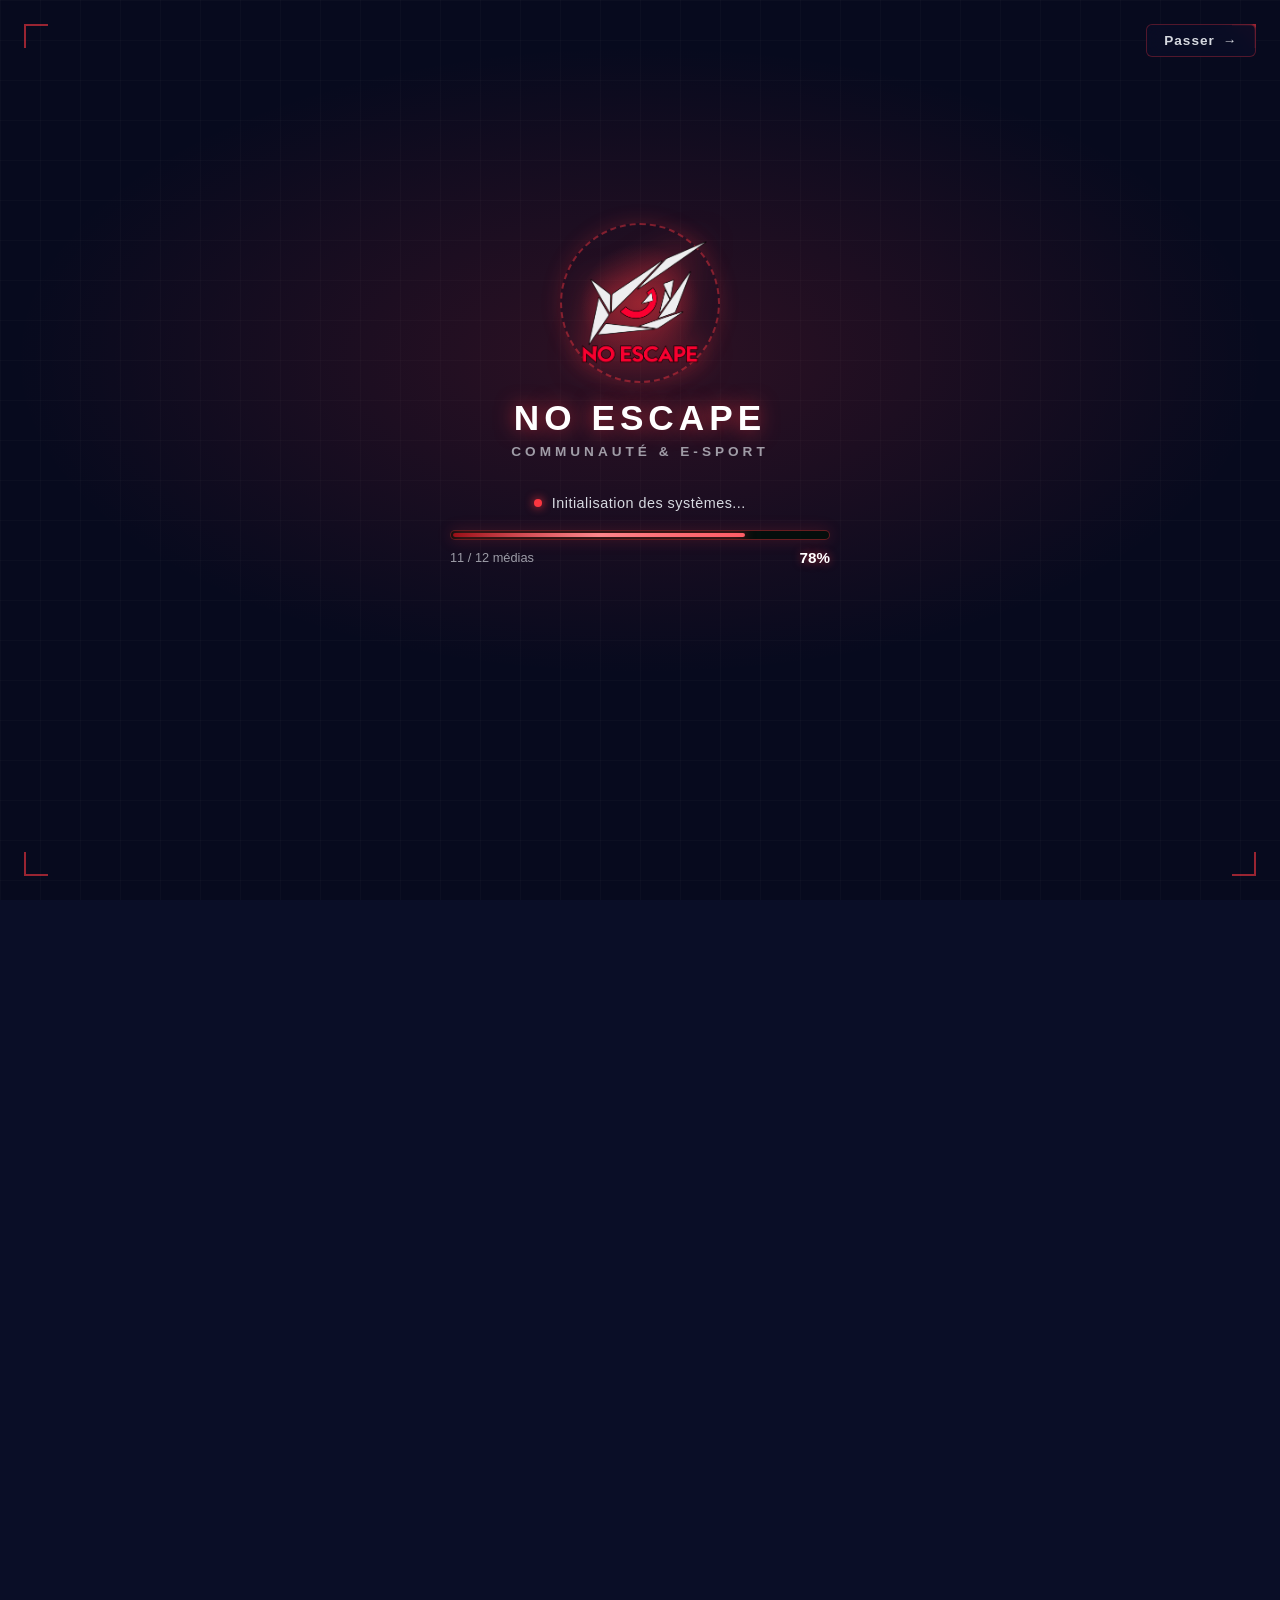
<file: index.html>
<!doctype html>
<html lang="fr">
  <head>
    <meta charset="UTF-8" />
    <meta name="viewport" content="width=device-width, initial-scale=1.0" />
    <meta name="theme-color" content="#0a0e27" />
    <link rel="stylesheet" href="style/global.css" />
    <link rel="stylesheet" href="style/header.css" />
    <link rel="stylesheet" href="style/loader.css" />
    <link rel="stylesheet" href="style/home.css" />
    <title>No Escape | Accueil</title>
  </head>
  <body class="is-loading">
    <!-- Écran de chargement immersif & préchargement des médias -->
    <div id="site-loader" class="site-loader" aria-live="polite" aria-label="Chargement du site No Escape">
      <!-- Coins HUD Cyberpunk -->
      <span class="loader-hud-corner tl" aria-hidden="true"></span>
      <span class="loader-hud-corner tr" aria-hidden="true"></span>
      <span class="loader-hud-corner bl" aria-hidden="true"></span>
      <span class="loader-hud-corner br" aria-hidden="true"></span>

      <!-- Bouton passer -->
      <button id="loader-skip-btn" class="loader-skip" type="button" aria-label="Passer le chargement">
        Passer <span>&rarr;</span>
      </button>

      <!-- Contenu central -->
      <div class="loader-content">
        <div class="loader-logo-wrapper">
          <div class="loader-logo-ring" aria-hidden="true"></div>
          <div class="loader-logo-glow" aria-hidden="true"></div>
          <img src="assets/logos/logo.png" alt="Logo No Escape" class="loader-logo" />
        </div>

        <h1 class="loader-title">NO ESCAPE</h1>
        <div class="loader-tagline">COMMUNAUTÉ & E-SPORT</div>

        <!-- Statut dynamique -->
        <div class="loader-status" id="loader-status">
          <span class="loader-pulse-dot" aria-hidden="true"></span>
          <span id="loader-status-text">Initialisation des ressources...</span>
        </div>

        <!-- Barre de progression -->
        <div class="loader-progress-container">
          <div class="loader-progress-track">
            <div id="loader-progress-bar" class="loader-progress-bar" style="width: 0%"></div>
          </div>
          <div class="loader-progress-meta">
            <span id="loader-items-count">0 / 12 médias</span>
            <span id="loader-percentage" class="loader-percentage">0%</span>
          </div>
        </div>

        <!-- Zone d'action après chargement à 100% -->
        <div id="loader-action-area" class="loader-action-area">
          <button id="loader-enter-btn" class="loader-enter-btn" type="button">
            <span>ENTRER DANS LE SITE</span>
            <svg width="20" height="20" viewBox="0 0 24 24" fill="none" stroke="currentColor" stroke-width="2.5">
              <path d="M5 12h14M12 5l7 7-7 7" />
            </svg>
          </button>
          <div class="loader-countdown">Entrée automatique dans <span id="loader-timer">2</span>s...</div>
        </div>
      </div>
    </div>

    <div class="parent">
      <div class="div1">
        <div id="header"></div>
      </div>

      <div class="div2">
        <main class="main">
          <marquee class="welcome-marquee" behavior="scroll" direction="left" scrollamount="6">
            <span>NO ESCAPE VOUS SOUHAITE LA BIENVENUE</span>
            <span class="marquee-separator">✦</span>
            <span>NO ESCAPE WELCOMES YOU</span>
            <span class="marquee-separator">✦</span>
            <span>NO ESCAPE TE DA LA BIENVENIDA</span>
            <span class="marquee-separator">✦</span>
            <span>NO ESCAPE へようこそ</span>
            <span class="marquee-separator">✦</span>
            <span>NO ESCAPE HEISST DICH WILLKOMMEN</span>
            <span class="marquee-separator">✦</span>
          </marquee>

          <section class="presentation">
            <div class="presentation-border" aria-hidden="true">
              <span class="border-top"></span>
              <span class="border-right"></span>
              <span class="border-bottom"></span>
              <span class="border-left"></span>
            </div>
            <h1>NO ESCAPE</h1>
            <p>
              Bienvenue sur No Escape, plateforme dédiée à notre communauté
              chill, ici on est pas qu'un team, on est une famille
            </p>
          </section>

          <section class="highlights">
            <h2>Highlights | No Escape</h2>
            <video autoplay muted loop playsinline preload="auto" class="highlight-video">
              <source src="assets/video/no_escape.mp4" type="video/mp4" />
              <source src="assets/video/no_escape1.mp4" type="video/mp4" />
            </video>
          </section>

          <section class="mvp">
            <h2>MVP du mois</h2>
            <div class="mvp-card">
              <img
                src="assets/img/team/ares_profile.webp"
                alt="MVP du mois"
                class="mvp-image"
              />
              <div class="mvp-info">
                <h3>ARES</h3>
                <p>Joueur du mois</p>
                <p>@areslenoob</p>
                <div class="mvp-stats">
                  <span>62 kills</span>
                  <span>35 WWCD</span>
                  <span>K/D 6.75</span>
                </div>
              </div>
            </div>
          </section>

          <section class="team-month">
            <h2>Equipe du mois</h2>
            <div class="team-slider-viewport">
              <div class="team-slider">
                <article class="team-player active">
                  <img
                    src="assets/img/team/ares_profile.webp"
                    alt="Joueur 1"
                    class="team-player-image"
                  />
                  <div class="team-player-info">
                    <h3>ARES</h3>
                    <div class="team-player-stats">
                      <span>77 kills</span>
                      <span>6.2 Kd</span>
                      <span>52 WWCD</span>
                    </div>
                  </div>
                </article>
                <article class="team-player">
                  <img
                    src="assets/img/team/thor_profile.webp"
                    alt="Joueur 2 - THOR"
                    class="team-player-image"
                  />
                  <div class="team-player-info">
                    <h3>THOR</h3>
                    <div class="team-player-stats">
                      <span>48 kills</span>
                      <span>5.20 Kd</span>
                      <span>28 WWCD</span>
                    </div>
                  </div>
                </article>
                <article class="team-player">
                  <img
                    src="assets/img/team/ares_profile.webp"
                    alt="Joueur 3 - VORTEX"
                    class="team-player-image"
                  />
                  <div class="team-player-info">
                    <h3>VORTEX</h3>
                    <div class="team-player-stats">
                      <span>35 kills</span>
                      <span>4.10 Kd</span>
                      <span>42 WWCD</span>
                    </div>
                  </div>
                </article>
                <article class="team-player">
                  <img
                    src="assets/img/team/ares_profile.webp"
                    alt="Joueur 4 - BLAZE"
                    class="team-player-image"
                  />
                  <div class="team-player-info">
                    <h3>BLAZE</h3>
                    <div class="team-player-stats">
                      <span>55 kills</span>
                      <span>5.80 Kd</span>
                      <span>30 WWCD</span>
                    </div>
                  </div>
                </article>
              </div>
            </div>
          </section>
        </main>
      </div>
      <div class="div3">
        <div class="gallery-preview" id="galerie">
          <div class="gallery-header">
            <h2>Nos moments</h2>
            <p>Quelques Souvenirs</p>

            <div class="gallery-preview-grid">
              <img
                src="assets/img/galerie/img1.webp"
                alt="Moment No Escape 1"
                class="gallery-image gallery-image-main"
                loading="lazy"
                onerror="this.src='assets/img/placeholder.svg'"
              />
              <img
                src="assets/img/galerie/img2.webp"
                alt="Moment No Escape 2"
                class="gallery-image"
                loading="lazy"
                onerror="this.src='assets/img/placeholder.svg'"
              />
              <img
                src="assets/img/galerie/img3.webp"
                alt="Moment No Escape 3"
                class="gallery-image"
                loading="lazy"
                onerror="this.src='assets/img/placeholder.svg'"
              />
            </div>

            <a href="galerie.html" class="gallery-button"
              >Voir toute la galerie</a
            >
          </div>
        </div>

        <section class="event-card">
          <div class="side-card-header">
            <h2>Prochain événement</h2>
            <p>Les prochains rendez-vous de No Escape</p>
          </div>

          <div class="event-content">
            <span class="event-type">🏆 Tournoi</span>

            <h3>Prochain tournoi</h3>

            <p class="event-date">Date à venir</p>
          </div>
        </section>

        <section class="community-card">
          <div class="side-card-header">
            <h2>Communauté</h2>
            <p>Reste connecté avec No Escape</p>
          </div>

          <div class="community-content">
            <p>
              Rejoins la communauté et partage tes meilleurs moments avec la
              team.
            </p>

            <a href="https://discord.gg/noescape" target="_blank" rel="noopener noreferrer" class="side-card-button"> Nous rejoindre </a>
          </div>
        </section>
      </div>
    </div>
    <script src="script/component.js"></script>
    <script src="script/loader.js"></script>
    <script src="script/team-slider.js"></script>
    <script src="script/menu.js"></script>
  </body>
</html>
</file>
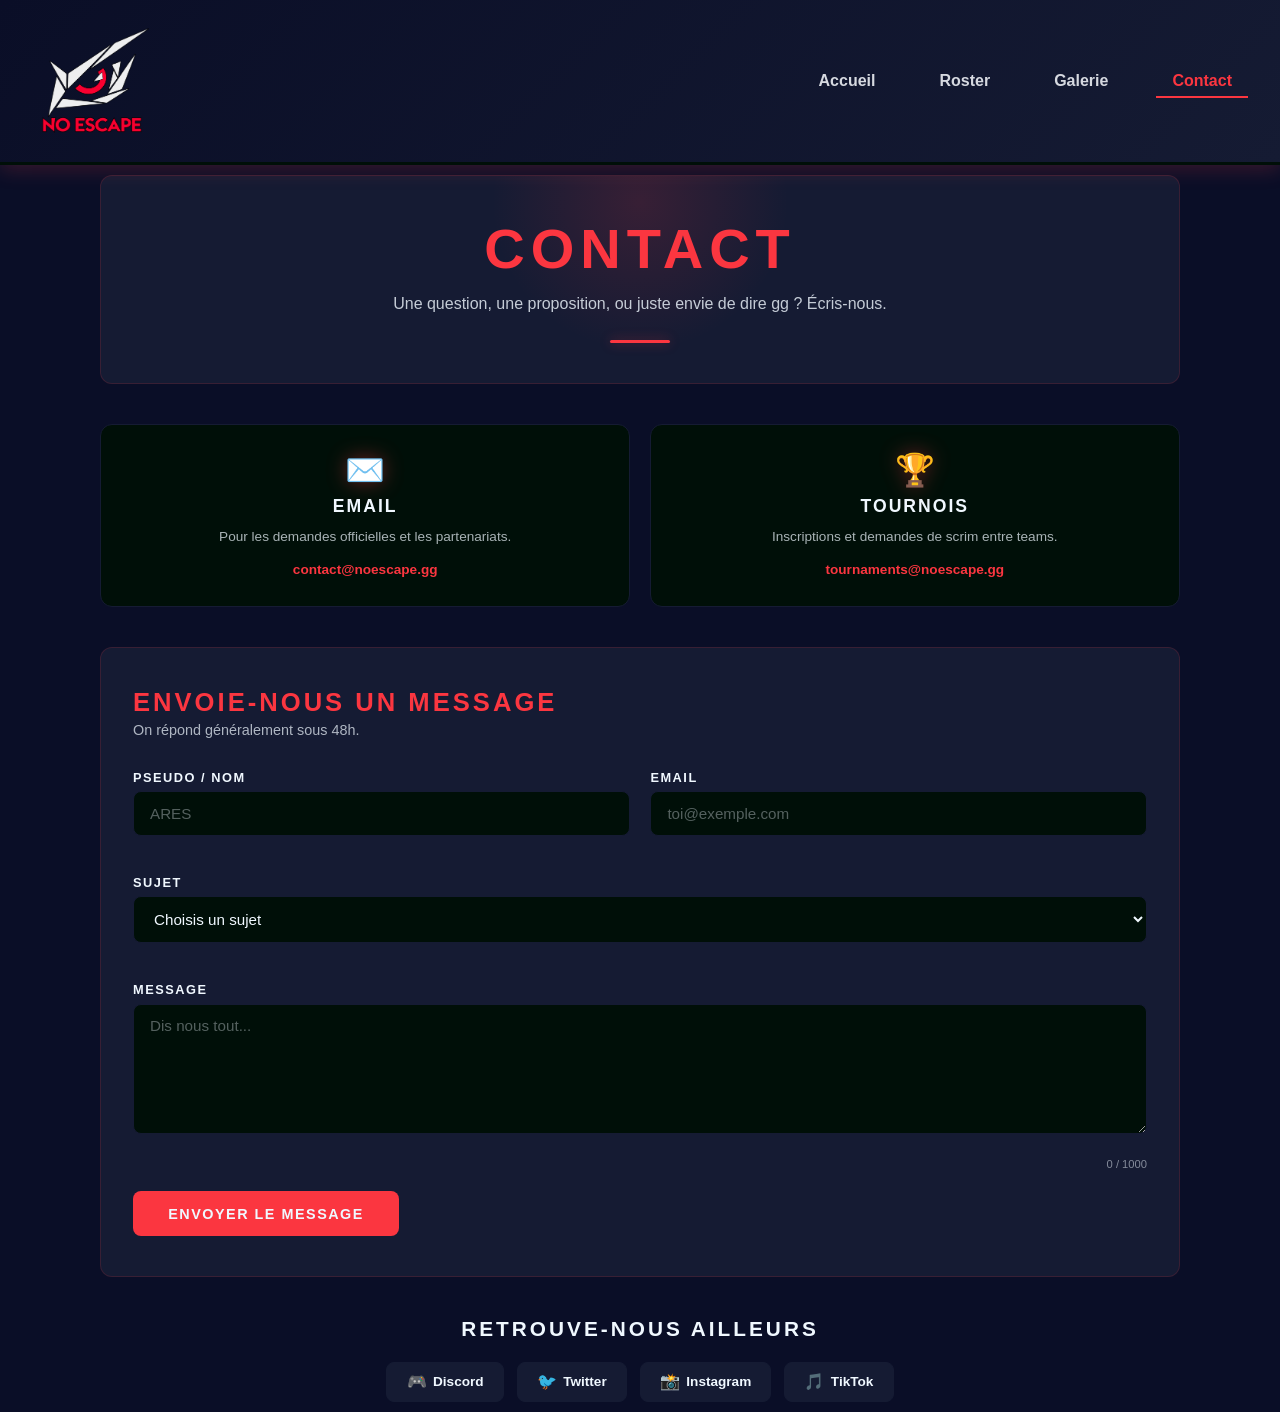
<file: contact.html>
<!DOCTYPE html>
<html lang="fr">

<head>
    <meta charset="UTF-8">
    <meta name="viewport" content="width=device-width, initial-scale=1.0">
    <meta name="theme-color" content="#0a0e27" />

    <title>No Escape | Contact</title>

    <link rel="stylesheet" href="style/global.css">
    <link rel="stylesheet" href="style/header.css">
    <link rel="stylesheet" href="style/contact.css">
</head>

<body>

    <div id="header"></div>

    <main class="contact-page">

        <!-- ── Hero ── -->
        <section class="contact-hero">
            <div class="contact-hero-glow" aria-hidden="true"></div>
            <h1>CONTACT</h1>
            <p>Une question, une proposition, ou juste envie de dire gg ? Écris-nous.</p>
            <div class="contact-hero-line" aria-hidden="true"></div>
        </section>

        <!-- ── Coordonnées ── -->
        <section class="contact-grid" aria-label="Moyens de contact">

            <article class="contact-card">
                <span class="contact-card-icon" aria-hidden="true">✉️</span>
                <h3>Email</h3>
                <p>Pour les demandes officielles et les partenariats.</p>
                <a href="mailto:contact@noescape.gg" class="contact-card-link">contact@noescape.gg</a>
            </article>

            <article class="contact-card">
                <span class="contact-card-icon" aria-hidden="true">🏆</span>
                <h3>Tournois</h3>
                <p>Inscriptions et demandes de scrim entre teams.</p>
                <a href="mailto:tournaments@noescape.gg" class="contact-card-link">tournaments@noescape.gg</a>
            </article>

        </section>

        <!-- ── Formulaire ── -->
        <section class="contact-form-section" aria-label="Formulaire de contact">

            <h2>Envoie-nous un message</h2>
            <p class="contact-form-subtitle">On répond généralement sous 48h.</p>

            <form class="contact-form" id="contact-form" name="contact" method="POST"
                data-netlify="true" netlify-honeypot="bot-field" novalidate>

                <input type="hidden" name="form-name" value="contact" />

                <p class="contact-honeypot" hidden>
                    <label>Ne pas remplir ce champ : <input name="bot-field" /></label>
                </p>

                <div class="contact-form-row">

                    <div class="contact-field">
                        <label for="contact-name">Pseudo / Nom</label>
                        <input type="text" id="contact-name" name="name" placeholder="ARES" required minlength="2"
                            maxlength="50" autocomplete="name" />
                        <span class="contact-field-error" data-error-for="contact-name"></span>
                    </div>

                    <div class="contact-field">
                        <label for="contact-email">Email</label>
                        <input type="email" id="contact-email" name="email" placeholder="toi@exemple.com" required
                            autocomplete="email" />
                        <span class="contact-field-error" data-error-for="contact-email"></span>
                    </div>

                </div>

                <div class="contact-field">
                    <label for="contact-subject">Sujet</label>
                    <select id="contact-subject" name="subject" required>
                        <option value="" selected disabled>Choisis un sujet</option>
                        <option value="tournament">Inscription tournoi</option>
                        <option value="scrim">Demande de scrim</option>
                        <option value="recruitment">Recrutement</option>
                        <option value="partnership">Partenariat</option>
                        <option value="other">Autre</option>
                    </select>
                    <span class="contact-field-error" data-error-for="contact-subject"></span>
                </div>

                <div class="contact-field">
                    <label for="contact-message">Message</label>
                    <textarea id="contact-message" name="message" rows="6" placeholder="Dis nous tout..."
                        required minlength="10" maxlength="1000"></textarea>
                    <span class="contact-field-error" data-error-for="contact-message"></span>
                    <span class="contact-char-count" id="contact-char-count">0 / 1000</span>
                </div>

                <button type="submit" class="contact-submit" id="contact-submit">
                    Envoyer le message
                </button>

                <p class="contact-form-status" id="contact-form-status" role="status" aria-live="polite"></p>

            </form>

        </section>

        <!-- ── Réseaux ── -->
        <section class="contact-socials" aria-label="Réseaux sociaux">
            <h2>Retrouve-nous ailleurs</h2>
            <div class="contact-socials-list">
                <a href="https://discord.gg/noescape" target="_blank" rel="noopener noreferrer"
                    class="contact-social-link">
                    <span class="contact-social-icon" aria-hidden="true">🎮</span> Discord
                </a>
                <a href="https://twitter.com/noescape" target="_blank" rel="noopener noreferrer"
                    class="contact-social-link">
                    <span class="contact-social-icon" aria-hidden="true">🐦</span> Twitter
                </a>
                <a href="https://instagram.com/noescape" target="_blank" rel="noopener noreferrer"
                    class="contact-social-link">
                    <span class="contact-social-icon" aria-hidden="true">📸</span> Instagram
                </a>
                <a href="https://tiktok.com/@noescape" target="_blank" rel="noopener noreferrer"
                    class="contact-social-link">
                    <span class="contact-social-icon" aria-hidden="true">🎵</span> TikTok
                </a>
            </div>
        </section>

    </main>

    <script src="script/component.js"></script>
    <script src="script/menu.js"></script>
    <script src="script/contact.js"></script>

</body>

</html>
</file>
<file: style/global.css>
:root{
    --padding: 10px;
    --primary: #000f08;
    --secondary: #fb3640;
    --text: #d6d9e0;
    --highlight: aliceblue;
    --higlight: var(--highlight); /* Rétrocompatibilité avec l'ancienne orthographe */
    --dark: #0a0e27;
    --dark-light: #151b33;
}

*{
    font-family: 'Segoe UI', Tahoma, Geneva, Verdana, sans-serif;
    box-sizing: border-box;
}

html, body{
    margin: 0;
    padding: 0;
    overflow-x: hidden;
    background-color: var(--dark);
}
</file>
<file: style/header.css>
:root {
    --header-height: 140px;
}

#header {
    display: block;
    width: 100%;
    height: var(--header-height);
}

.header {
    background: linear-gradient(
        135deg,
        var(--dark) 0%, 
        var(--dark-light) 100%
    );

    border-bottom: 3px solid var(--primary);
    padding: 0.8rem 0;
    position: fixed;
    top: 0;
    left: 0;
    width: 100%;
    z-index: 1000;
    box-shadow: 0 4px 20px rgba(255, 68, 68, 0.2);
}

.header-container {
    width: 100%;
    max-width: 1400px;
    margin: 0 auto;
    padding: 0.5rem 2rem;

    display: flex;
    justify-content: space-between;
    align-items: center;
}

/* .logo h1 {
    font-size: 1.8rem;
    font-weight: 900;
    letter-spacing: 3px;
    background: linear-gradient(135deg, var(--primary) 0%, var(--primary-light) 100%);
    -webkit-background-clip: text;
    -webkit-text-fill-color: transparent;
    background-clip: text;
    text-shadow: 0 0 20px rgba(255, 68, 68, 0.5);
} */

.logo{
    width: clamp(80px, 10vw, 120px);
    aspect-ratio: 1 / 1;
    height: auto;
    display: block;
}

.logo-container {
    display: flex;
    align-items: center;
    gap: 1rem;
    cursor: pointer;
    transition: transform 0.3s ease;
}

.logo-container img{
    width: clamp(80px, 10vw, 120px);
    height: auto;
    display: block;
}

.logo-container a {
    display: block;
    line-height: 0;
}

.logo:hover {
    transform: scale(1.05);
}

.nav {
    align-items: center;
    display: flex;
    gap: 2rem;
}

.nav a {
    color: var(--text);
    text-decoration: none;
    font-weight: 600;
    padding: 0.5rem 1rem;
    border-radius: 4px;
    transition: all 0.3s ease;
    position: relative;
}

.nav a::after {
    content: '';
    position: absolute;
    bottom: 0;
    left: 0;
    width: 0;
    height: 2px;
    background: var(--highlight);
    transition: width 0.3s ease;
}

.nav a:hover {
    color: var(--highlight);
}

.nav a:hover::after {
    width: 100%;
}

.nav a.active {
    color: var(--secondary);
}

.nav a.active::after {
    width: 100%;
    background: var(--secondary);
}

.menu-btn{
    display: none;
    background: none;
    border: none;
    color: var(--highlight);
    cursor: pointer;
    padding: 0.5rem;
}

@media (max-width: 768px) {
    :root {
        --header-height: 90px;
    }

    .header {
        padding: 10px 15px;
    }

    .header-container {
        padding: 0.4rem 1rem;
    }

    .logo {
        width: 65px;
    }

    .menu-btn {
        display: flex;
        align-items: center;
        justify-content: center;
    }

    .menu-btn:hover {
        color: var(--secondary);
        transform: scale(1.1);
        background: rgba(251, 54, 64, 0.1);
        border-radius: 8px;
    }

    .nav {
        display: none;
        position: absolute;
        top: 100%;
        left: 0;
        width: 100%;
        flex-direction: column;
        gap: 0;
        padding: 0.5rem 0;
        background: var(--dark);
    }

    .nav.active {
        display: flex;
    }

    .nav a {
        width: 100%;
        text-align: center;
        padding: 0.4rem 0.5rem;
        font-size: 0.85rem;
    }

    .nav.active a {
        font-weight: 800;
        padding: 0.9rem;
    }
}
</file>
<file: style/loader.css>
/* ==========================================================================
   NO ESCAPE - PAGE DE CHARGEMENT / PRELOADER HAUTE PERFORMANCE
   ========================================================================== */

/* Bloquer le défilement et masquer le site pendant le chargement */
body.is-loading {
    overflow: hidden !important;
}

body.is-loading .parent {
    opacity: 0;
    pointer-events: none;
    transform: translateY(15px) scale(0.99);
}

body:not(.is-loading) .parent {
    opacity: 1;
    pointer-events: auto;
    transform: translateY(0) scale(1);
    transition: opacity 0.8s cubic-bezier(0.16, 1, 0.3, 1), transform 0.8s cubic-bezier(0.16, 1, 0.3, 1);
}

/* Conteneur plein écran du preloader */
.site-loader {
    position: fixed;
    inset: 0;
    z-index: 999999;
    background-color: #070a1e;
    background-image: 
        radial-gradient(ellipse 70% 50% at 50% 40%, rgba(251, 54, 64, 0.16) 0%, transparent 70%),
        linear-gradient(rgba(255, 255, 255, 0.02) 1px, transparent 1px),
        linear-gradient(90deg, rgba(255, 255, 255, 0.02) 1px, transparent 1px);
    background-size: 100% 100%, 40px 40px, 40px 40px;
    display: flex;
    flex-direction: column;
    align-items: center;
    justify-content: center;
    padding: 1.5rem;
    user-select: none;
    transition: opacity 0.7s cubic-bezier(0.4, 0, 0.2, 1),
                transform 0.7s cubic-bezier(0.4, 0, 0.2, 1),
                filter 0.7s cubic-bezier(0.4, 0, 0.2, 1),
                visibility 0.7s ease;
    will-change: opacity, transform, filter;
}

/* État de sortie avec fondu et léger zoom cinématique */
.site-loader.is-exiting {
    opacity: 0;
    transform: scale(1.04);
    filter: blur(8px);
    pointer-events: none;
    visibility: hidden;
}

/* Bouton passer l'intro (top-right) */
.loader-skip {
    position: absolute;
    top: 1.5rem;
    right: 1.5rem;
    background: rgba(10, 14, 39, 0.7);
    border: 1px solid rgba(251, 54, 64, 0.3);
    color: var(--text);
    padding: 0.5rem 1.1rem;
    font-size: 0.85rem;
    font-weight: 600;
    letter-spacing: 1px;
    border-radius: 6px;
    cursor: pointer;
    transition: all 0.25s ease;
    display: inline-flex;
    align-items: center;
    gap: 0.5rem;
    backdrop-filter: blur(8px);
    z-index: 10;
}

.loader-skip:hover {
    background: rgba(251, 54, 64, 0.2);
    border-color: var(--secondary);
    color: #ffffff;
    box-shadow: 0 0 15px rgba(251, 54, 64, 0.4);
    transform: translateX(2px);
}

/* Coins HUD Cyberpunk */
.loader-hud-corner {
    position: absolute;
    width: 24px;
    height: 24px;
    pointer-events: none;
    opacity: 0.6;
}

.loader-hud-corner.tl {
    top: 1.5rem;
    left: 1.5rem;
    border-top: 2px solid var(--secondary);
    border-left: 2px solid var(--secondary);
}

.loader-hud-corner.tr {
    top: 1.5rem;
    right: 1.5rem;
    border-top: 2px solid var(--secondary);
    border-right: 2px solid var(--secondary);
}

.loader-hud-corner.bl {
    bottom: 1.5rem;
    left: 1.5rem;
    border-bottom: 2px solid var(--secondary);
    border-left: 2px solid var(--secondary);
}

.loader-hud-corner.br {
    bottom: 1.5rem;
    right: 1.5rem;
    border-bottom: 2px solid var(--secondary);
    border-right: 2px solid var(--secondary);
}

/* Conteneur principal centré */
.loader-content {
    display: flex;
    flex-direction: column;
    align-items: center;
    text-align: center;
    max-width: 500px;
    width: 100%;
    position: relative;
    z-index: 2;
}

/* Zone du logo */
.loader-logo-wrapper {
    position: relative;
    width: 140px;
    height: 140px;
    margin-bottom: 1.5rem;
    display: flex;
    align-items: center;
    justify-content: center;
}

.loader-logo-ring {
    position: absolute;
    inset: -10px;
    border-radius: 50%;
    border: 2px dashed rgba(251, 54, 64, 0.45);
    animation: loader-spin 15s linear infinite;
    box-shadow: 0 0 20px rgba(251, 54, 64, 0.2);
}

.loader-logo-glow {
    position: absolute;
    inset: 10px;
    border-radius: 50%;
    background: radial-gradient(circle, rgba(251, 54, 64, 0.35) 0%, transparent 70%);
    animation: loader-pulse 2.4s ease-in-out infinite;
    pointer-events: none;
}

.loader-logo {
    max-width: 100%;
    max-height: 100%;
    object-fit: contain;
    filter: drop-shadow(0 0 16px rgba(251, 54, 64, 0.6));
    animation: loader-float 3s ease-in-out infinite;
    position: relative;
    z-index: 2;
}

/* Titre et sous-titre */
.loader-title {
    margin: 0;
    font-size: 2.2rem;
    font-weight: 900;
    letter-spacing: 5px;
    color: #ffffff;
    text-transform: uppercase;
    text-shadow: 0 0 20px rgba(251, 54, 64, 0.7);
    line-height: 1.2;
}

.loader-tagline {
    font-size: 0.85rem;
    font-weight: 600;
    letter-spacing: 4px;
    color: rgba(214, 217, 224, 0.7);
    margin-top: 0.3rem;
    margin-bottom: 2rem;
    text-transform: uppercase;
}

/* Ligne de statut dynamique */
.loader-status {
    display: inline-flex;
    align-items: center;
    gap: 0.6rem;
    font-size: 0.9rem;
    color: var(--text);
    margin-bottom: 0.9rem;
    min-height: 24px;
}

.loader-pulse-dot {
    width: 8px;
    height: 8px;
    background: var(--secondary);
    border-radius: 50%;
    box-shadow: 0 0 10px var(--secondary);
    animation: loader-dot-pulse 1.2s ease-in-out infinite;
}

.loader-pulse-dot.is-ready {
    background: #00ff88;
    box-shadow: 0 0 10px #00ff88;
}

#loader-status-text {
    font-weight: 500;
    letter-spacing: 0.5px;
    transition: color 0.3s ease;
}

/* Barre de progression */
.loader-progress-container {
    width: 100%;
    max-width: 380px;
}

.loader-progress-track {
    width: 100%;
    height: 10px;
    background: rgba(0, 15, 8, 0.8);
    border: 1px solid rgba(251, 54, 64, 0.4);
    border-radius: 6px;
    padding: 2px;
    position: relative;
    overflow: hidden;
    box-shadow: 0 0 15px rgba(251, 54, 64, 0.2);
}

.loader-progress-bar {
    height: 100%;
    width: 0%;
    background: linear-gradient(90deg, #990f17 0%, #fb3640 50%, #ff5e67 100%);
    border-radius: 4px;
    position: relative;
    transition: width 0.1s linear;
    box-shadow: 0 0 12px rgba(251, 54, 64, 0.8);
    overflow: hidden;
}

.loader-progress-bar::after {
    content: "";
    position: absolute;
    inset: 0;
    background: linear-gradient(
        90deg,
        transparent 0%,
        rgba(255, 255, 255, 0.4) 50%,
        transparent 100%
    );
    animation: loader-shimmer 1.8s infinite;
}

/* Métadonnées de progression */
.loader-progress-meta {
    display: flex;
    justify-content: space-between;
    align-items: center;
    margin-top: 0.6rem;
    font-size: 0.8rem;
    color: rgba(214, 217, 224, 0.7);
    font-family: monospace, 'Segoe UI', sans-serif;
}

.loader-percentage {
    color: #ffffff;
    font-weight: 700;
    font-size: 0.95rem;
    text-shadow: 0 0 8px rgba(251, 54, 64, 0.6);
}

/* Zone d'action "Entrer dans le site" */
.loader-action-area {
    margin-top: 1.8rem;
    display: flex;
    flex-direction: column;
    align-items: center;
    gap: 0.6rem;
    opacity: 0;
    transform: translateY(12px) scale(0.96);
    pointer-events: none;
    transition: opacity 0.4s cubic-bezier(0.16, 1, 0.3, 1),
                transform 0.4s cubic-bezier(0.16, 1, 0.3, 1);
    min-height: 70px;
}

.loader-action-area.is-visible {
    opacity: 1;
    transform: translateY(0) scale(1);
    pointer-events: auto;
}

.loader-enter-btn {
    background: linear-gradient(135deg, #fb3640 0%, #b81720 100%);
    color: #ffffff;
    border: none;
    border-radius: 8px;
    padding: 0.85rem 2rem;
    font-size: 1rem;
    font-weight: 800;
    letter-spacing: 2px;
    text-transform: uppercase;
    cursor: pointer;
    display: inline-flex;
    align-items: center;
    gap: 0.75rem;
    box-shadow: 0 0 25px rgba(251, 54, 64, 0.6), 0 4px 15px rgba(0, 0, 0, 0.4);
    transition: all 0.25s cubic-bezier(0.16, 1, 0.3, 1);
    outline: none;
}

.loader-enter-btn:hover {
    transform: translateY(-2px) scale(1.03);
    box-shadow: 0 0 35px rgba(251, 54, 64, 0.9), 0 6px 20px rgba(0, 0, 0, 0.5);
    background: linear-gradient(135deg, #ff4d56 0%, #d61f29 100%);
}

.loader-enter-btn:active {
    transform: translateY(1px) scale(0.99);
}

.loader-enter-btn svg {
    transition: transform 0.25s ease;
}

.loader-enter-btn:hover svg {
    transform: translateX(4px);
}

.loader-countdown {
    font-size: 0.8rem;
    color: rgba(214, 217, 224, 0.6);
    letter-spacing: 0.5px;
}

#loader-timer {
    font-weight: 700;
    color: var(--secondary);
}

/* Animations clés */
@keyframes loader-spin {
    from {
        transform: rotate(0deg);
    }
    to {
        transform: rotate(360deg);
    }
}

@keyframes loader-pulse {
    0%, 100% {
        transform: scale(0.95);
        opacity: 0.4;
    }
    50% {
        transform: scale(1.15);
        opacity: 0.8;
    }
}

@keyframes loader-float {
    0%, 100% {
        transform: translateY(0);
    }
    50% {
        transform: translateY(-6px);
    }
}

@keyframes loader-dot-pulse {
    0%, 100% {
        transform: scale(0.85);
        opacity: 0.5;
    }
    50% {
        transform: scale(1.25);
        opacity: 1;
    }
}

@keyframes loader-shimmer {
    0% {
        transform: translateX(-100%);
    }
    100% {
        transform: translateX(200%);
    }
}

/* Responsiveness */
@media (max-width: 600px) {
    .site-loader {
        padding: 1rem;
    }

    .loader-logo-wrapper {
        width: 110px;
        height: 110px;
        margin-bottom: 1.2rem;
    }

    .loader-title {
        font-size: 1.8rem;
        letter-spacing: 3px;
    }

    .loader-tagline {
        font-size: 0.75rem;
        letter-spacing: 2px;
        margin-bottom: 1.5rem;
    }

    .loader-progress-container {
        max-width: 300px;
    }

    .loader-enter-btn {
        padding: 0.75rem 1.6rem;
        font-size: 0.9rem;
    }

    .loader-hud-corner.tl,
    .loader-hud-corner.bl {
        left: 0.8rem;
    }

    .loader-hud-corner.tr,
    .loader-hud-corner.br,
    .loader-skip {
        right: 0.8rem;
    }

    .loader-skip {
        top: 0.8rem;
        padding: 0.4rem 0.8rem;
        font-size: 0.75rem;
    }
}
</file>
<file: style/home.css>
.parent {
    display: grid;
    grid-template-columns: 3fr 2fr;
    grid-template-rows: auto 1fr;
    gap: 15px 10px;
}

.div1 {
    grid-column: 1 / 3;
    grid-row: 1;
}

.div2 {
    grid-column: 1;
    grid-row: 2;
    min-width: 0;
    padding: var(--padding);
    background: var(--dark);
}

.div3 {
    grid-column: 2;
    grid-row: 2;
    align-self: start;
    padding: var(--padding);
    background: var(--dark);
}

main {
    width: 100%;
    max-width: 1000px;
    margin: 0 auto;
    display: flex;
    flex-direction: column;
    gap: 2rem;
}

.welcome-marquee {
    margin-top: 5px;
    color: var(--highlight);
    font-weight: 700;
    font-size: 0.95rem;
    letter-spacing: 1px;
    padding: 0.6rem 0;
    background: rgba(251, 54, 64, 0.08);
    border-top: 1px solid rgba(251, 54, 64, 0.25);
    border-bottom: 1px solid rgba(251, 54, 64, 0.25);
    border-radius: 4px;
}

.marquee-separator {
    color: var(--secondary);
    margin: 0 1.2rem;
    font-weight: 900;
}

.presentation {
    position: relative;
    padding: 2rem;
    background: var(--primary);
    overflow: hidden;
}

.presentation-border {
    position: absolute;
    inset: 0;
    pointer-events: none;
}

.presentation-border span {
    position: absolute;
    display: block;
    background: var(--secondary);
    box-shadow: 0 0 8px rgba(251, 54, 64, 0.25);
}

.border-top {
    top: 0;
    left: 50%;
    width: 0;
    height: 2px;
    transform: translateX(-50%);
    animation: border-top 4s ease-in-out forwards;
}

.border-right {
    top: 0;
    right: 0;
    width: 2px;
    height: 0;
    animation: border-right 4s ease-in-out forwards;
}

.border-bottom {
    right: 0;
    bottom: 0;
    width: 0;
    height: 2px;
    animation: border-bottom 4s ease-in-out forwards;
}

.border-left {
    bottom: 0;
    left: 0;
    width: 2px;
    height: 0;
    animation: border-left 4s ease-in-out forwards;
}

@keyframes border-top {
    0% {
        width: 0;
    }

    22% {
        width: 100%;
    }

    42% {
        width: 100%;
    }

    72% {
        width: 100%;
    }

    100% {
        width: 0;
    }
}

@keyframes border-right {
    0%,
    22% {
        height: 0;
    }

    42% {
        height: 100%;
    }

    72% {
        height: 100%;
    }

    100% {
        height: 0;
    }
}

@keyframes border-bottom {
    0%,
    42% {
        width: 0;
    }

    55% {
        width: 100%;
    }

    72% {
        width: 100%;
    }

    100% {
        width: 0;
    }
}

@keyframes border-left {
    0%,
    55% {
        height: 0;
    }

    65% {
        height: 100%;
    }

    72% {
        height: 100%;
    }

    100% {
        height: 0;
    }
}

.presentation h1 {
    margin: 0 0 1rem;
    color: var(--secondary);
    text-align: center;
    font-size: clamp(2rem, 5vw, 4rem);
    font-weight: 900;
    letter-spacing: 4px;
}

.presentation p {
    max-width: 750px;
    margin: 0;
    color: white;
    font-size: clamp(0.95rem, 2vw, 1.15rem);
    line-height: 1.7;
}

.highlights {
    padding: 1.5rem;
    background: var(--primary);
    border: 1px solid var(--dark-light);
    border-radius: 10px;
}

.highlights h2 {
    margin: 0 0 1rem;
    color: var(--secondary);
    font-size: 1.5rem;
    font-weight: 800;
}

.highlight-video {
    display: block;
    width: 100%;
    max-width: 100%;
    border-radius: 8px;
    background: #000;
}

.mvp {
    padding: 1.5rem;
    background: var(--primary);
    border: 1px solid var(--dark-light);
    border-radius: 10px;
}

.mvp h2 {
    margin: 0 0 1.5rem;
    color: var(--secondary);
    font-size: 1.5rem;
    font-weight: 800;
}

.mvp-card {
    display: flex;
    align-items: center;
    gap: 1.5rem;
}

.mvp-image {
    width: 150px;
    height: 150px;
    object-fit: cover;
    border: 2px solid var(--secondary);
    border-radius: 8px;
}

.mvp-info {
    display: flex;
    flex-direction: column;
    gap: 0.5rem;
}

.mvp-info h3 {
    margin: 0;
    color: var(--highlight);
    font-size: 1.5rem;
}

.mvp-info p {
    margin: 0;
    color: var(--secondary);
    font-weight: 700;
}

.mvp-stats {
    display: flex;
    flex-wrap: wrap;
    gap: 0.7rem;
}

.mvp-stats span {
    padding: 0.4rem 0.7rem;
    background: var(--dark-light);
    color: var(--highlight);
    border-radius: 5px;
    font-size: 0.85rem;
    font-weight: 700;
}

.team-month {
    padding: 1.5rem;
    background: var(--primary);
    border: 1px solid var(--dark-light);
    border-radius: 10px;
    overflow: hidden;
}

.team-month h2 {
    margin: 0 0 2rem;
    color: var(--secondary);
    font-size: 1.5rem;
    font-weight: 800;
}

.team-slider-viewport {
    width: 100%;
    overflow: hidden;
}

.team-slider {
    display: flex;
    align-items: center;
    justify-content: flex-start;
    gap: 1rem;
    width: max-content;
    min-height: 280px;
    padding: 25px 0;
    overflow: visible;
    transition: transform 0.7s ease-in-out;
}

.team-player {
    flex: 0 0 120px;
    display: flex;
    flex-direction: column;
    align-items: center;
    gap: 0.6rem;
    transition:
        transform 0.5s ease,
        opacity 0.5s ease,
        filter 0.5s ease;
}

.team-player-image {
    width: 100px;
    height: 100px;
    object-fit: cover;
    border: 2px solid var(--dark-light);
    border-radius: 8px;
    transition:
        width 0.5s ease,
        height 0.5s ease,
        border-color 0.5s ease,
        box-shadow 0.5s ease;
}

.team-player h3 {
    margin: 0;
    color: var(--highlight);
    font-size: 0.9rem;
    font-weight: 800;
    text-align: center;
    transition:
        color 0.5s ease,
        transform 0.5s ease;
}

.team-player-stats {
    display: flex;
    flex-direction: column;
    align-items: center;
    gap: 0.3rem;
    opacity: 0;
    transform: translateY(8px);
    transition:
        opacity 0.4s ease,
        transform 0.4s ease;
}

.team-player-stats span {
    padding: 0.25rem 0.5rem;
    background: var(--dark-light);
    color: var(--highlight);
    border-radius: 4px;
    font-size: 0.7rem;
    font-weight: 700;
    white-space: nowrap;
}

.team-player.active {
    transform: translateY(-18px) scale(1.08);
}

.team-player.active .team-player-image {
    width: 130px;
    height: 130px;
    border-color: var(--secondary);
    box-shadow: 0 0 12px rgba(251, 54, 64, 0.35);
}

.team-player.active h3 {
    color: var(--secondary);
    transform: scale(1.05);
}

.team-player.active .team-player-stats {
    opacity: 1;
    transform: translateY(0);
}

.gallery-preview {
    width: 100%;
    min-height: 500px;
    padding: 1.5rem;
    display: flex;
    flex-direction: column;
    background: var(--primary);
    border: 1px solid var(--dark-light);
    border-radius: 10px;
    overflow: hidden;
}

.gallery-header {
    margin-bottom: 1.5rem;
}

.gallery-header h2 {
    margin: 0 0 0.4rem;
    color: var(--secondary);
    font-size: 1.5rem;
    font-weight: 800;
    text-transform: uppercase;
    letter-spacing: 1px;
}

.gallery-header p {
    margin: 0;
    color: var(--highlight);
    font-size: 0.85rem;
    opacity: 0.7;
}

.gallery-preview-grid {
    display: grid;
    grid-template-columns: 1.4fr 1fr;
    grid-template-rows: 1fr 1fr;
    gap: 0.7rem;
    min-height: 300px;
}

.gallery-image {
    width: 100%;
    height: 100%;
    object-fit: cover;
    border: 1px solid var(--dark-light);
    border-radius: 7px;
    cursor: pointer;
    transition:
        transform 0.4s ease,
        filter 0.4s ease,
        border-color 0.4s ease;
}

.gallery-image-main {
    grid-row: 1 / 3;
}

.gallery-image:hover {
    transform: scale(1.03);
    border-color: var(--secondary);
    filter: brightness(1.1);
}

.gallery-button {
    display: block;
    width: 100%;
    margin-top: 1.2rem;
    padding: 0.8rem 1rem;
    color: var(--highlight);
    background: var(--dark-light);
    border: 1px solid var(--dark-light);
    border-radius: 6px;
    text-align: center;
    text-decoration: none;
    font-size: 0.85rem;
    font-weight: 800;
    text-transform: uppercase;
    letter-spacing: 0.5px;
    transition:
        background 0.3s ease,
        color 0.3s ease,
        border-color 0.3s ease,
        transform 0.3s ease;
}

.gallery-button:hover {
    color: white;
    background: var(--secondary);
    border-color: var(--secondary);
    transform: translateY(-2px);
}

.event-card,
.community-card {
    margin-top: 1rem;
    padding: 1.5rem;
    background: var(--primary);
    border: 1px solid var(--dark-light);
    border-radius: 10px;
}

.side-card-header {
    margin-bottom: 1.2rem;
}

.side-card-header h2 {
    margin: 0 0 0.4rem;
    color: var(--secondary);
    font-size: 1.3rem;
    font-weight: 800;
    text-transform: uppercase;
    letter-spacing: 1px;
}

.side-card-header p {
    margin: 0;
    color: var(--highlight);
    font-size: 0.8rem;
    opacity: 0.7;
}

.event-content {
    display: flex;
    flex-direction: column;
    gap: 0.6rem;
}

.event-type {
    align-self: flex-start;
    padding: 0.35rem 0.6rem;
    background: var(--dark-light);
    color: var(--highlight);
    border-radius: 5px;
    font-size: 0.75rem;
    font-weight: 800;
}

.event-content h3 {
    margin: 0;
    color: var(--highlight);
    font-size: 1.1rem;
    font-weight: 800;
}

.event-date {
    margin: 0;
    color: var(--secondary);
    font-size: 0.85rem;
    font-weight: 700;
}

.community-content {
    display: flex;
    flex-direction: column;
    gap: 1rem;
}

.community-content p {
    margin: 0;
    color: var(--highlight);
    font-size: 0.85rem;
    line-height: 1.6;
}

.side-card-button {
    display: block;
    width: 100%;
    padding: 0.75rem 1rem;
    background: var(--dark-light);
    color: var(--highlight);
    border: 1px solid var(--dark-light);
    border-radius: 6px;
    text-align: center;
    text-decoration: none;
    font-size: 0.8rem;
    font-weight: 800;
    text-transform: uppercase;
    letter-spacing: 0.5px;
    transition:
        background 0.3s ease,
        color 0.3s ease,
        border-color 0.3s ease,
        transform 0.3s ease;
}

.side-card-button:hover {
    background: var(--secondary);
    border-color: var(--secondary);
    color: white;
    transform: translateY(-2px);
}

@media (max-width: 768px) {

    .parent {
        grid-template-columns: 1fr;
    }

    .div1,
    .div2,
    .div3 {
        grid-column: 1;
    }

    .div1 {
        grid-row: 1;
    }

    .div2 {
        grid-row: 2;
        padding: 1rem;
    }

    .div3 {
        grid-row: 3;
    }

    .presentation {
        padding: 1.2rem;
    }

    .highlights,
    .mvp {
        padding: 1rem;
    }

    .mvp-card {
        flex-direction: column;
        align-items: center;
        text-align: center;
    }

    .mvp-image {
        width: 120px;
        height: 120px;
    }

    .mvp-info {
        align-items: center;
    }

    .mvp-stats {
        justify-content: center;
    }

    .team-month {
        padding: 1rem;
    }

    .team-slider {
        gap: 0.5rem;
        min-height: 230px;
        padding: 15px 0;
    }

    .team-player {
        flex: 0 0 75px;
    }

    .team-player-image {
        width: 65px;
        height: 65px;
    }

    .team-player.active {
        transform: translateY(-12px) scale(1.05);
    }

    .team-player.active .team-player-image {
        width: 90px;
        height: 90px;
    }

    .team-player h3 {
        font-size: 0.75rem;
    }

    .team-player-stats span {
        font-size: 0.65rem;
    }

    .gallery-preview {
        min-height: 450px;
        padding: 1rem;
    }

    .gallery-header {
        margin-bottom: 1rem;
    }

    .gallery-header h2 {
        font-size: 1.3rem;
    }

    .gallery-preview-grid {
        min-height: 280px;
        gap: 0.5rem;
    }

    .gallery-button {
        margin-top: 1rem;
    }
}
</file>
<file: style/contact.css>
/* ═══════════════════════════════════════════
   CONTACT PAGE — No Escape
   ═══════════════════════════════════════════ */

/* ── Page layout ── */

.contact-page {
    width: 100%;
    max-width: 1100px;
    margin: 0 auto;
    padding: var(--padding);
    display: flex;
    flex-direction: column;
    gap: 2.5rem;
}

/* ── Hero section ── */

.contact-hero {
    position: relative;
    padding: 2.5rem 2rem;
    text-align: center;
    background: var(--dark-light);
    border: 1px solid rgba(251, 54, 64, 0.15);
    border-radius: 12px;
    overflow: hidden;
}

.contact-hero-glow {
    position: absolute;
    top: -60%;
    left: 50%;
    transform: translateX(-50%);
    width: 300px;
    height: 300px;
    background: radial-gradient(circle, rgba(251, 54, 64, 0.15) 0%, transparent 70%);
    pointer-events: none;
    animation: contact-hero-pulse 4s ease-in-out infinite;
}

@keyframes contact-hero-pulse {
    0%, 100% { opacity: 0.6; transform: translateX(-50%) scale(1); }
    50% { opacity: 1; transform: translateX(-50%) scale(1.2); }
}

.contact-hero h1 {
    position: relative;
    margin: 0 0 0.6rem;
    color: var(--secondary);
    font-size: clamp(2rem, 5vw, 3.5rem);
    font-weight: 900;
    letter-spacing: 6px;
    text-transform: uppercase;
}

.contact-hero p {
    position: relative;
    margin: 0;
    color: var(--highlight);
    font-size: 1rem;
    opacity: 0.8;
    line-height: 1.6;
}

.contact-hero-line {
    margin: 1.5rem auto 0;
    width: 60px;
    height: 3px;
    background: var(--secondary);
    border-radius: 2px;
    box-shadow: 0 0 12px rgba(251, 54, 64, 0.4);
}

/* ── Coordonnées (grid de cartes) ── */

.contact-grid {
    display: grid;
    grid-template-columns: repeat(2, 1fr);
    gap: 1.2rem;
}

.contact-card {
    position: relative;
    display: flex;
    flex-direction: column;
    align-items: center;
    gap: 0.6rem;
    padding: 1.8rem 1.2rem;
    text-align: center;
    background: var(--primary);
    border: 1px solid var(--dark-light);
    border-radius: 12px;
    overflow: hidden;
    transition:
        transform 0.35s ease,
        border-color 0.35s ease,
        box-shadow 0.35s ease;
}

.contact-card:hover {
    transform: translateY(-6px);
    border-color: var(--secondary);
    box-shadow: 0 8px 30px rgba(251, 54, 64, 0.15);
}

.contact-card-icon {
    font-size: 2rem;
    line-height: 1;
    filter: drop-shadow(0 0 10px rgba(251, 54, 64, 0.4));
}

.contact-card h3 {
    margin: 0;
    color: var(--highlight);
    font-size: 1.1rem;
    font-weight: 800;
    letter-spacing: 2px;
    text-transform: uppercase;
    transition: color 0.3s ease;
}

.contact-card:hover h3 {
    color: var(--secondary);
}

.contact-card p {
    margin: 0;
    color: var(--highlight);
    font-size: 0.85rem;
    opacity: 0.7;
    line-height: 1.6;
}

.contact-card-link {
    margin-top: 0.3rem;
    color: var(--secondary);
    font-size: 0.85rem;
    font-weight: 700;
    text-decoration: none;
    word-break: break-all;
    transition: opacity 0.3s ease;
}

.contact-card-link:hover {
    text-decoration: underline;
    opacity: 0.85;
}

/* ── Section formulaire ── */

.contact-form-section {
    padding: 2.5rem 2rem;
    background: var(--dark-light);
    border: 1px solid rgba(251, 54, 64, 0.15);
    border-radius: 12px;
}

.contact-form-section h2 {
    margin: 0 0 0.3rem;
    color: var(--secondary);
    font-size: 1.6rem;
    font-weight: 900;
    letter-spacing: 3px;
    text-transform: uppercase;
}

.contact-form-subtitle {
    margin: 0 0 2rem;
    color: var(--highlight);
    font-size: 0.9rem;
    opacity: 0.7;
}

.contact-form {
    display: flex;
    flex-direction: column;
    gap: 1.3rem;
}

.contact-form-row {
    display: grid;
    grid-template-columns: 1fr 1fr;
    gap: 1.3rem;
}

.contact-field {
    display: flex;
    flex-direction: column;
    gap: 0.4rem;
    position: relative;
}

.contact-field label {
    color: var(--highlight);
    font-size: 0.8rem;
    font-weight: 800;
    text-transform: uppercase;
    letter-spacing: 1.5px;
}

.contact-field input,
.contact-field select,
.contact-field textarea {
    width: 100%;
    padding: 0.8rem 1rem;
    background: var(--primary);
    color: var(--highlight);
    border: 1px solid var(--dark-light);
    border-radius: 8px;
    font-size: 0.95rem;
    font-family: inherit;
    outline: none;
    transition:
        border-color 0.3s ease,
        box-shadow 0.3s ease;
}

.contact-field textarea {
    resize: vertical;
    min-height: 130px;
}

.contact-field input::placeholder,
.contact-field textarea::placeholder {
    color: var(--highlight);
    opacity: 0.35;
}

.contact-field select {
    cursor: pointer;
}

.contact-field select option {
    background: var(--primary);
    color: var(--highlight);
}

.contact-field input:focus,
.contact-field select:focus,
.contact-field textarea:focus {
    border-color: var(--secondary);
    box-shadow: 0 0 0 3px rgba(251, 54, 64, 0.15);
}

.contact-field input.invalid,
.contact-field select.invalid,
.contact-field textarea.invalid {
    border-color: var(--secondary);
    box-shadow: 0 0 0 3px rgba(251, 54, 64, 0.2);
}

/* ── Erreurs de champ ── */

.contact-field-error {
    min-height: 1em;
    color: var(--secondary);
    font-size: 0.75rem;
    font-weight: 700;
}

.contact-char-count {
    align-self: flex-end;
    color: var(--highlight);
    font-size: 0.7rem;
    opacity: 0.5;
}

/* ── Bouton envoyer ── */

.contact-submit {
    align-self: flex-start;
    padding: 0.9rem 2.2rem;
    background: var(--secondary);
    color: var(--highlight);
    border: none;
    border-radius: 8px;
    font-size: 0.9rem;
    font-weight: 800;
    letter-spacing: 1.5px;
    text-transform: uppercase;
    cursor: pointer;
    transition:
        transform 0.3s ease,
        box-shadow 0.3s ease,
        opacity 0.3s ease;
}

.contact-submit:hover {
    transform: translateY(-2px);
    box-shadow: 0 6px 20px rgba(251, 54, 64, 0.35);
}

.contact-submit:active {
    transform: translateY(0);
}

.contact-submit:disabled {
    opacity: 0.6;
    cursor: not-allowed;
    transform: none;
    box-shadow: none;
}

/* ── Message de statut (succès / erreur) ── */

.contact-form-status {
    margin: 0;
    display: none;
    padding: 0.9rem 1.2rem;
    border-radius: 8px;
    font-size: 0.9rem;
    font-weight: 700;
    line-height: 1.5;
}

.contact-form-status.success {
    display: block;
    background: rgba(46, 204, 113, 0.12);
    border: 1px solid rgba(46, 204, 113, 0.4);
    color: #2ecc71;
}

.contact-form-status.error {
    display: block;
    background: rgba(251, 54, 64, 0.12);
    border: 1px solid rgba(251, 54, 64, 0.4);
    color: var(--secondary);
}

/* ── Réseaux sociaux ── */

.contact-socials {
    text-align: center;
    padding: 0 1rem;
}

.contact-socials h2 {
    margin: 0 0 1.3rem;
    color: var(--highlight);
    font-size: 1.3rem;
    font-weight: 900;
    letter-spacing: 3px;
    text-transform: uppercase;
}

.contact-socials-list {
    display: flex;
    justify-content: center;
    flex-wrap: wrap;
    gap: 0.8rem;
}

.contact-social-link {
    display: inline-flex;
    align-items: center;
    gap: 0.4rem;
    padding: 0.6rem 1.2rem;
    background: var(--dark-light);
    color: var(--highlight);
    border: 1px solid var(--dark-light);
    border-radius: 8px;
    text-decoration: none;
    font-size: 0.85rem;
    font-weight: 700;
    transition:
        background 0.3s ease,
        border-color 0.3s ease,
        color 0.3s ease,
        transform 0.3s ease;
}

.contact-social-link:hover {
    background: rgba(251, 54, 64, 0.12);
    border-color: var(--secondary);
    color: var(--secondary);
    transform: translateY(-3px);
}

.contact-social-icon {
    font-size: 1rem;
}

/* ═══════════════════════════════════════════
   RESPONSIVE
   ═══════════════════════════════════════════ */

@media (max-width: 768px) {

    .contact-page {
        padding: 1rem;
        gap: 1.5rem;
    }

    .contact-hero {
        padding: 1.8rem 1.2rem;
    }

    .contact-hero h1 {
        letter-spacing: 3px;
    }

    .contact-grid {
        grid-template-columns: 1fr;
    }

    .contact-form-section {
        padding: 1.8rem 1.2rem;
    }

    .contact-form-row {
        grid-template-columns: 1fr;
    }

    .contact-submit {
        align-self: stretch;
    }
}
</file>
